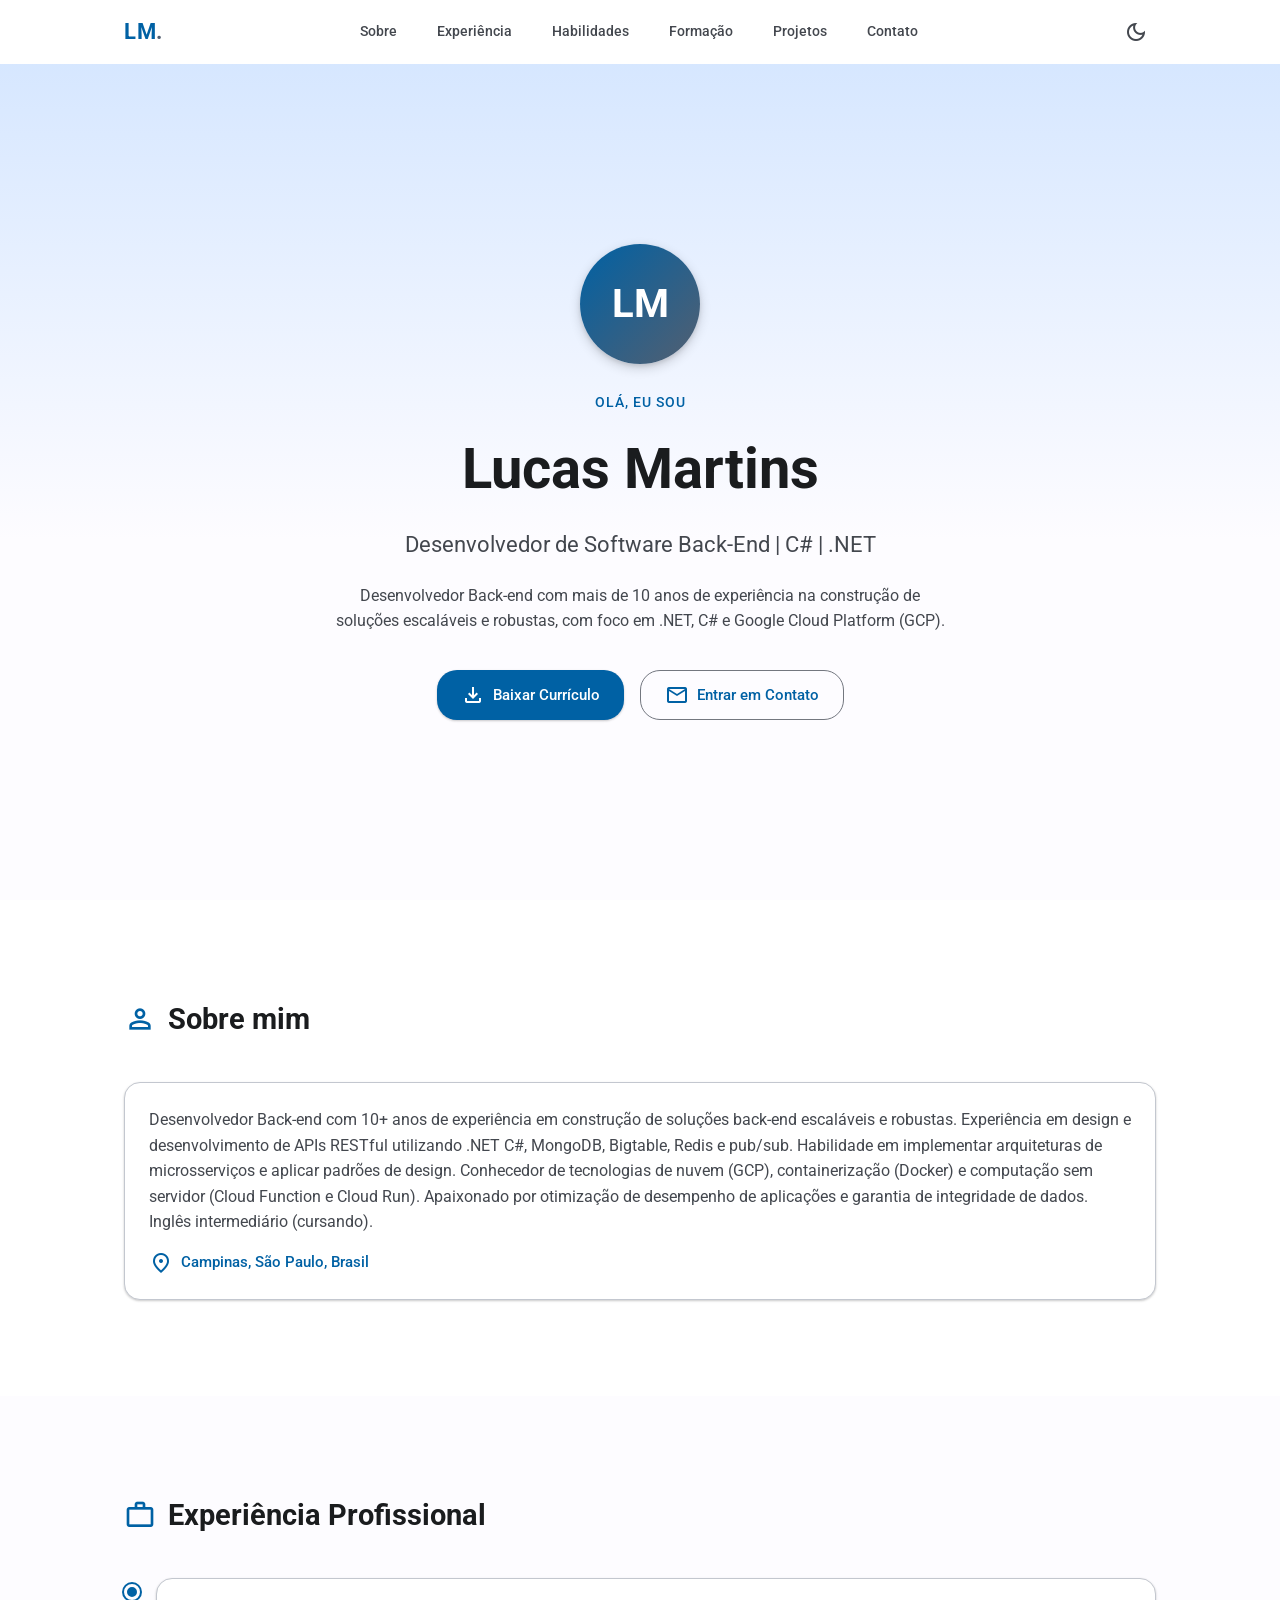
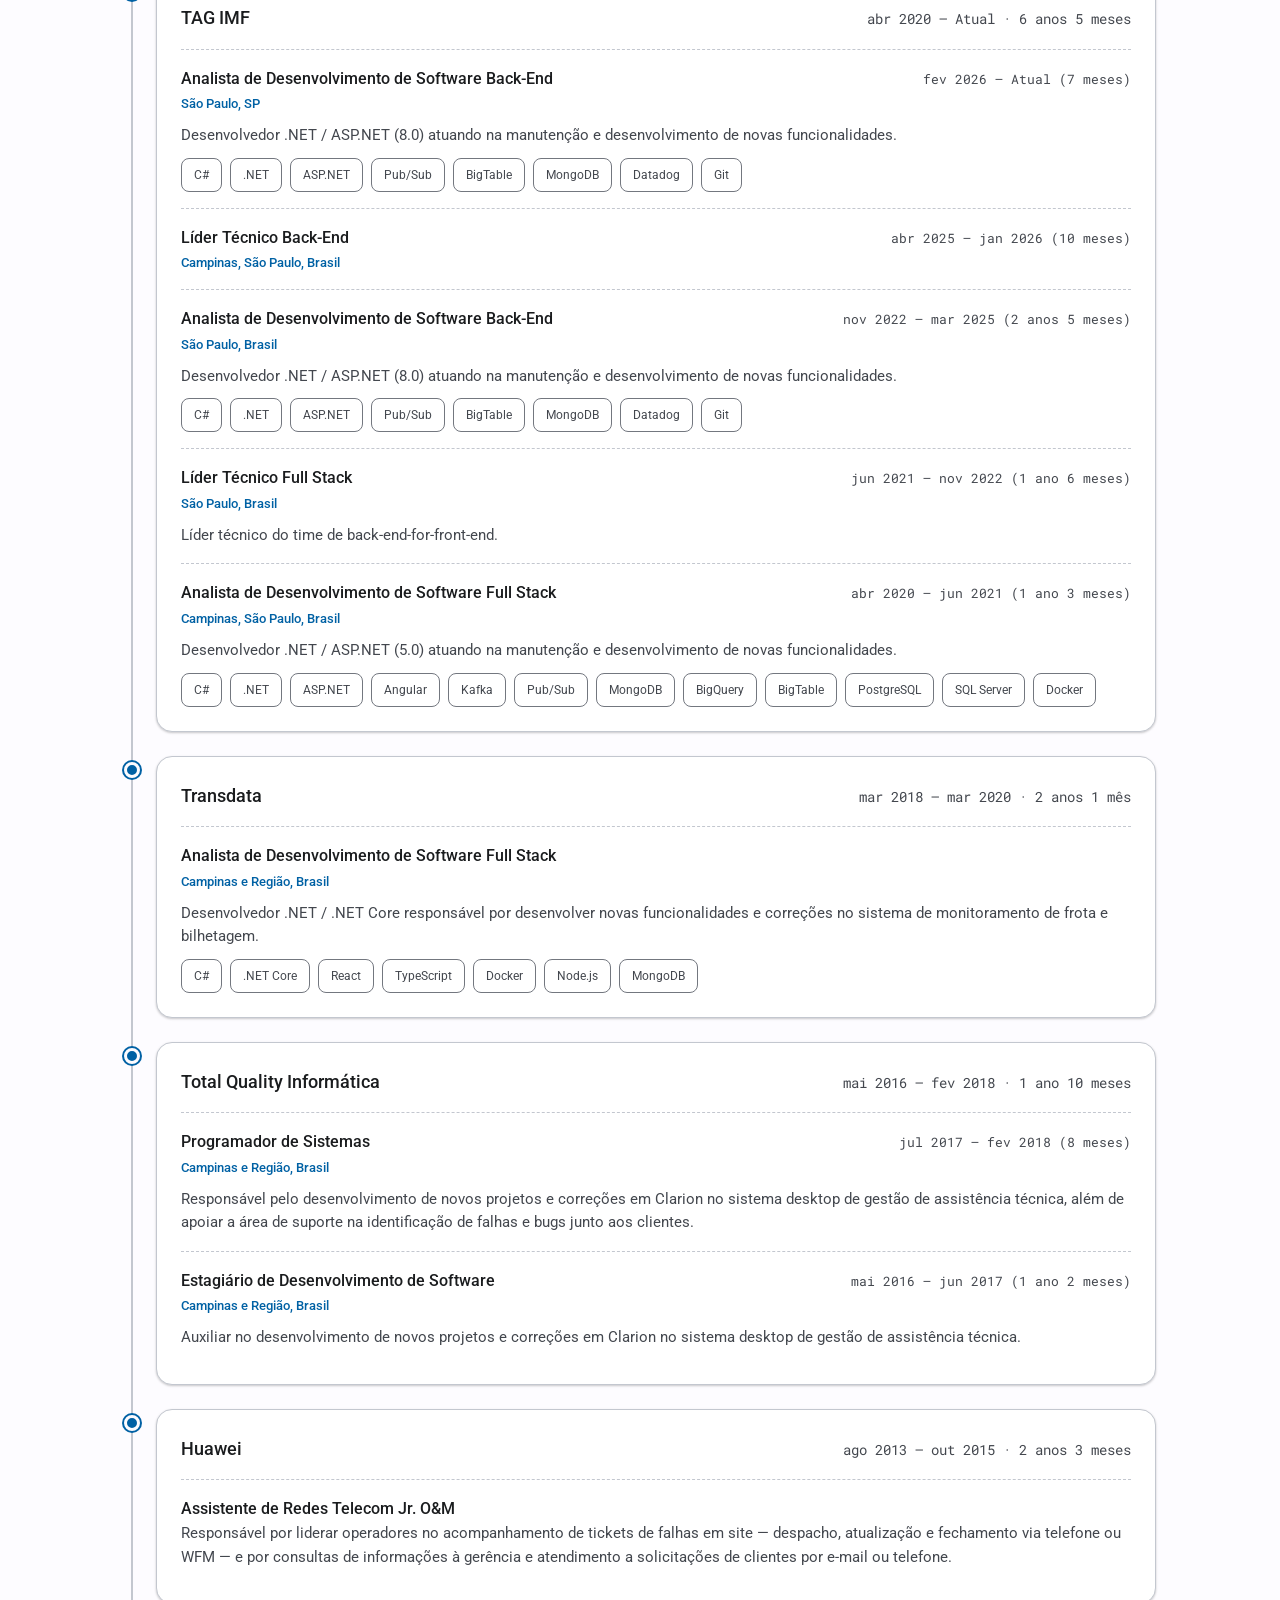
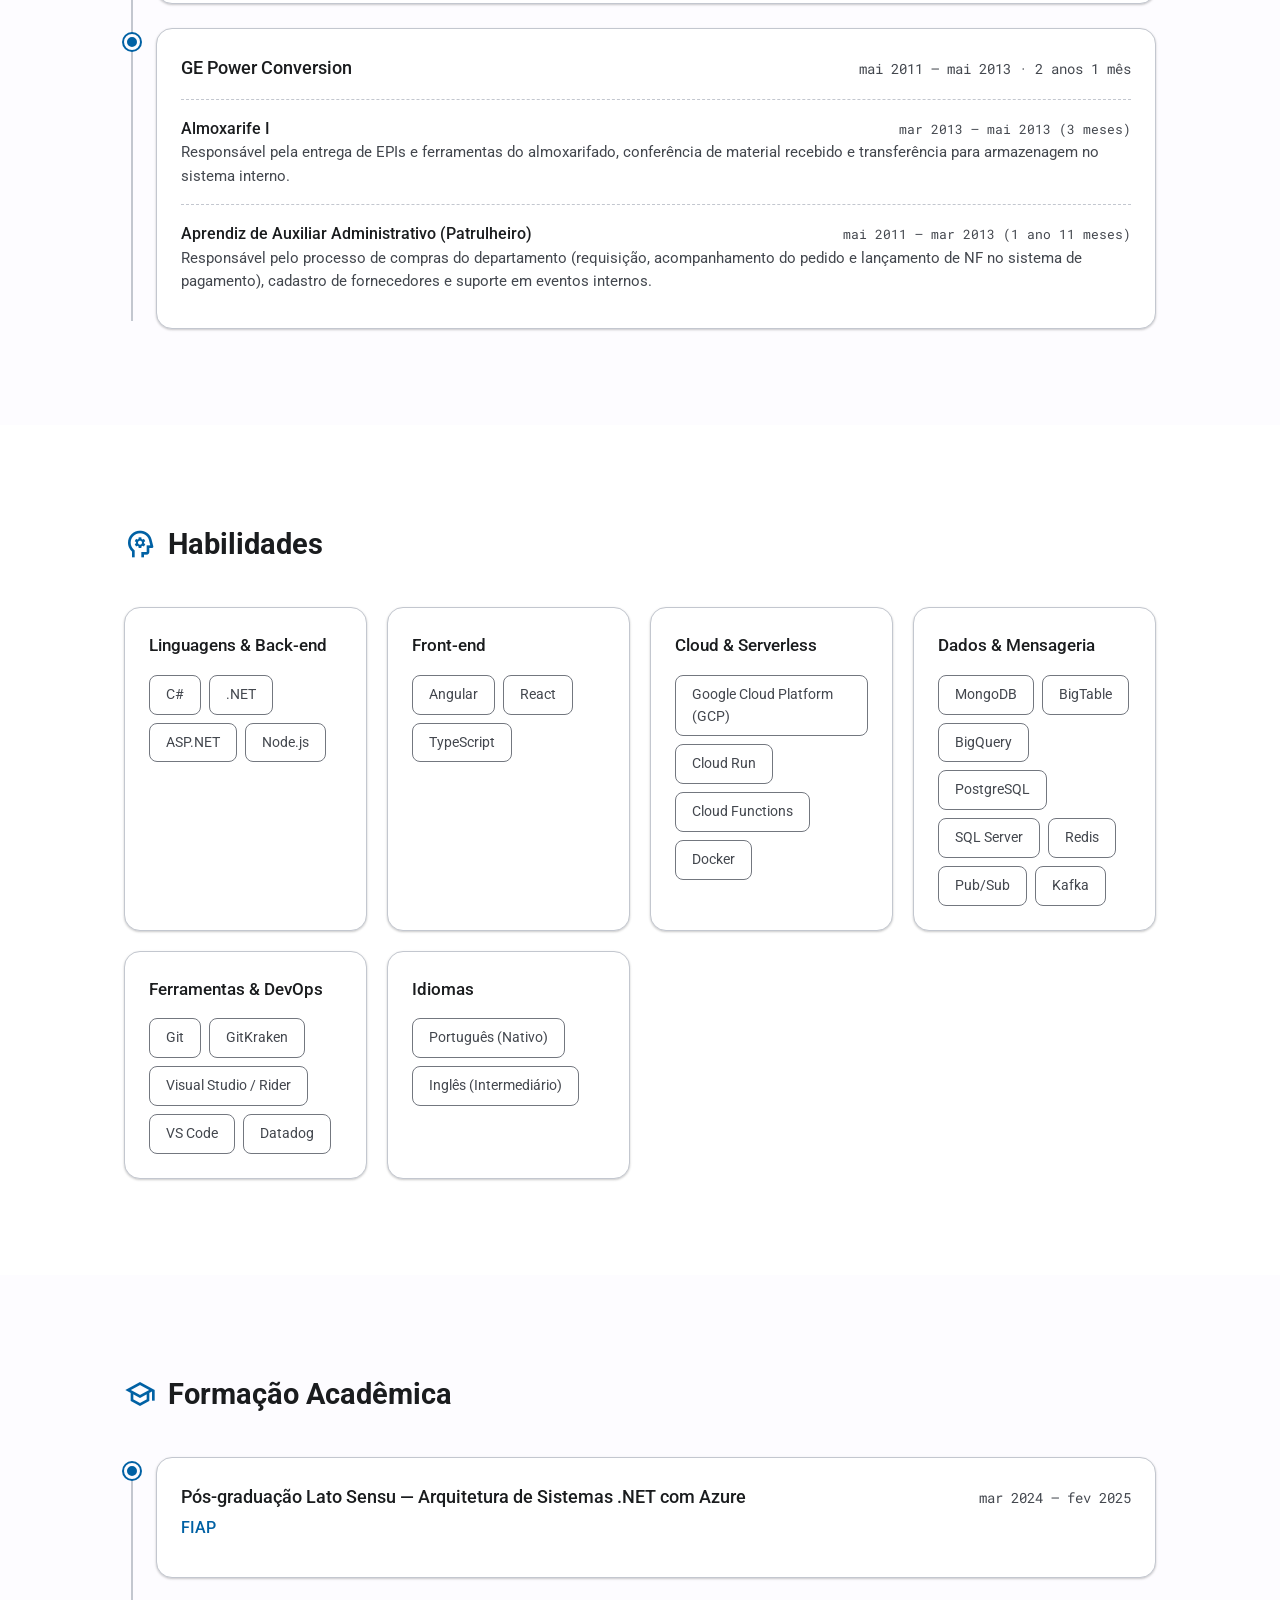
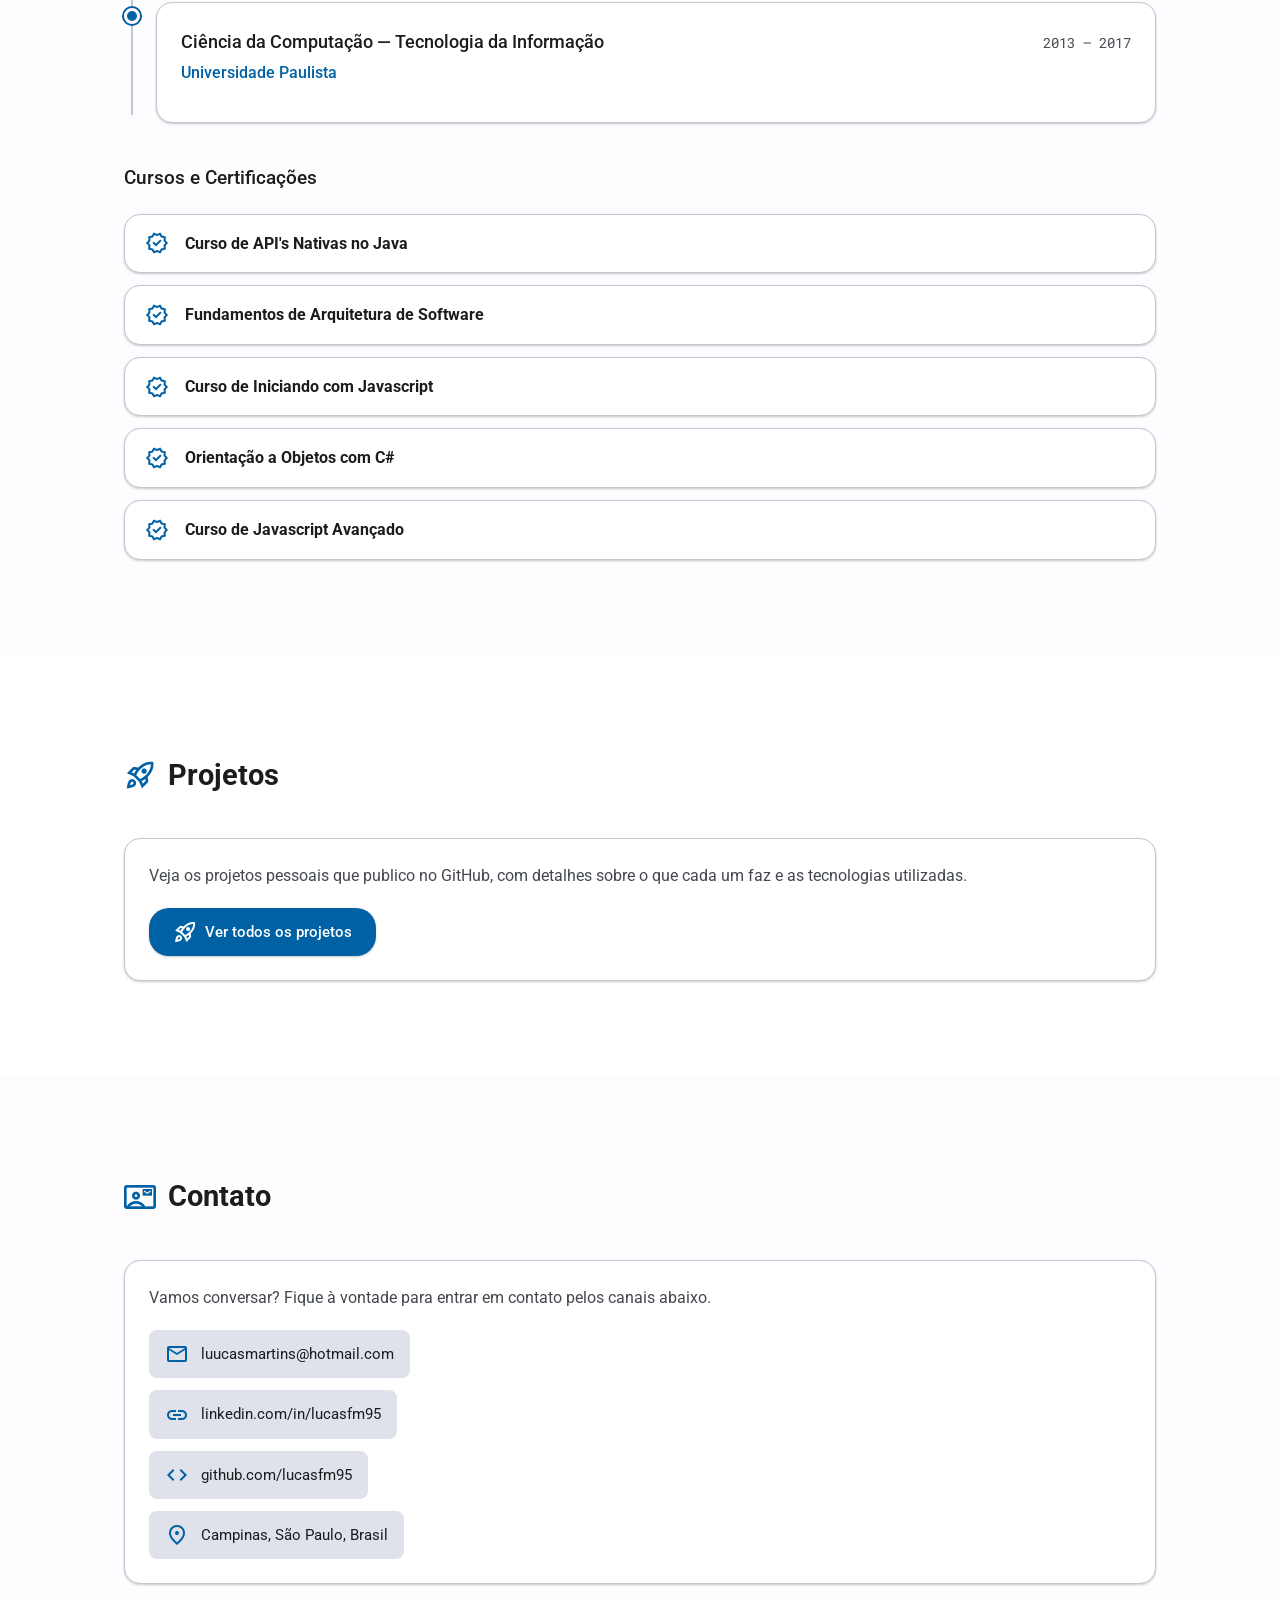
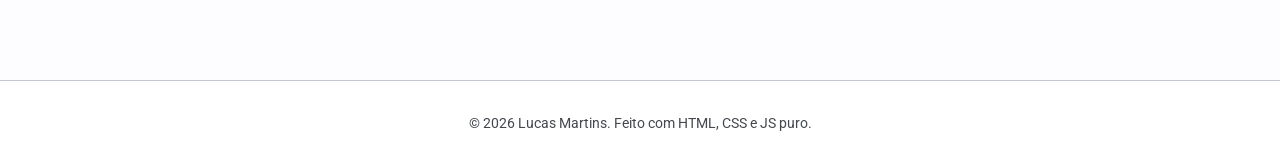
<file: index.html>
<!DOCTYPE html>
<html lang="pt-BR">
<head>
  <meta charset="UTF-8">
  <meta name="viewport" content="width=device-width, initial-scale=1.0">
  <title>Lucas Martins — Portfólio</title>
  <meta name="description" content="Portfólio profissional de Lucas Martins — Desenvolvedor de Software Back-End especializado em C#, .NET e Google Cloud Platform.">
  <meta name="theme-color" content="#0061A4">

  <link rel="icon" href="data:image/svg+xml,%3Csvg xmlns='http://www.w3.org/2000/svg' viewBox='0 0 100 100'%3E%3Crect width='100' height='100' rx='24' fill='%230061A4'/%3E%3Ctext x='50' y='68' font-size='58' font-family='Arial, sans-serif' fill='white' text-anchor='middle'%3ELM%3C/text%3E%3C/svg%3E">

  <link rel="preconnect" href="https://fonts.googleapis.com">
  <link rel="preconnect" href="https://fonts.gstatic.com" crossorigin>
  <link href="https://fonts.googleapis.com/css2?family=Roboto:wght@300;400;500;700&family=Roboto+Mono:wght@400;500&display=swap" rel="stylesheet">
  <link rel="stylesheet" href="https://fonts.googleapis.com/css2?family=Material+Symbols+Outlined">

  <link rel="stylesheet" href="css/style.css">
</head>
<body>

  <!-- Header / Navegação -->
  <header class="site-header" id="site-header">
    <div class="container header-inner">
      <a href="#hero" class="logo">LM<span class="logo-dot">.</span></a>

      <nav class="nav" id="nav">
        <ul class="nav-list">
          <li><a href="#sobre" class="nav-link">Sobre</a></li>
          <li><a href="#experiencia" class="nav-link">Experiência</a></li>
          <li><a href="#habilidades" class="nav-link">Habilidades</a></li>
          <li><a href="#formacao" class="nav-link">Formação</a></li>
          <li><a href="projetos.html" class="nav-link">Projetos</a></li>
          <li><a href="#contato" class="nav-link">Contato</a></li>
        </ul>
      </nav>

      <div class="header-actions">
        <button class="icon-btn" id="theme-toggle" aria-label="Alternar tema claro/escuro" title="Alternar tema">
          <span class="material-symbols-outlined" id="theme-icon">dark_mode</span>
        </button>
        <button class="icon-btn nav-toggle" id="nav-toggle" aria-label="Abrir menu" aria-expanded="false">
          <span class="material-symbols-outlined">menu</span>
        </button>
      </div>
    </div>
  </header>

  <main>

    <!-- Hero / Sobre -->
    <section id="hero" class="hero reveal">
      <div class="container hero-inner">
        <div class="avatar-circle" aria-hidden="true">LM</div>
        <p class="hero-eyebrow">Olá, eu sou</p>
        <h1 class="hero-name">Lucas Martins</h1>
        <h2 class="hero-role">Desenvolvedor de Software Back-End | C# | .NET</h2>
        <p class="hero-summary">
          Desenvolvedor Back-end com mais de 10 anos de experiência na construção de
          soluções escaláveis e robustas, com foco em .NET, C# e Google Cloud Platform (GCP).
        </p>
        <div class="hero-actions">
          <a href="assets/docs/curriculo.pdf" class="btn btn-filled" download>
            <span class="material-symbols-outlined">download</span>
            Baixar Currículo
          </a>
          <a href="#contato" class="btn btn-outlined">
            <span class="material-symbols-outlined">mail</span>
            Entrar em Contato
          </a>
        </div>
      </div>
    </section>

    <!-- Sobre mim -->
    <section id="sobre" class="section reveal">
      <div class="container">
        <h2 class="section-title">
          <span class="material-symbols-outlined section-icon">person</span>
          Sobre mim
        </h2>
        <div class="card about-card">
          <p>
            Desenvolvedor Back-end com 10+ anos de experiência em construção de soluções
            back-end escaláveis e robustas. Experiência em design e desenvolvimento de APIs
            RESTful utilizando .NET C#, MongoDB, Bigtable, Redis e pub/sub. Habilidade em
            implementar arquiteturas de microsserviços e aplicar padrões de design.
            Conhecedor de tecnologias de nuvem (GCP), containerização (Docker) e computação
            sem servidor (Cloud Function e Cloud Run). Apaixonado por otimização de
            desempenho de aplicações e garantia de integridade de dados. Inglês
            intermediário (cursando).
          </p>
          <p class="about-location">
            <span class="material-symbols-outlined">location_on</span>
            Campinas, São Paulo, Brasil
          </p>
        </div>
      </div>
    </section>

    <!-- Experiência Profissional -->
    <section id="experiencia" class="section reveal">
      <div class="container">
        <h2 class="section-title">
          <span class="material-symbols-outlined section-icon">work</span>
          Experiência Profissional
        </h2>

        <ol class="timeline">

          <!-- TAG IMF -->
          <li class="timeline-item">
            <div class="timeline-marker"></div>
            <div class="card timeline-card">
              <div class="timeline-card-header">
                <h3>TAG IMF</h3>
                <span class="timeline-period">abr 2020 — Atual · 6 anos 5 meses</span>
              </div>

              <div class="role-block">
                <div class="role-header">
                  <h4>Analista de Desenvolvimento de Software Back-End</h4>
                  <span class="role-period">fev 2026 — Atual (7 meses)</span>
                </div>
                <span class="role-location">São Paulo, SP</span>
                <p class="role-desc">
                  Desenvolvedor .NET / ASP.NET (8.0) atuando na manutenção e desenvolvimento
                  de novas funcionalidades.
                </p>
                <div class="chip-group">
                  <span class="chip chip-small">C#</span>
                  <span class="chip chip-small">.NET</span>
                  <span class="chip chip-small">ASP.NET</span>
                  <span class="chip chip-small">Pub/Sub</span>
                  <span class="chip chip-small">BigTable</span>
                  <span class="chip chip-small">MongoDB</span>
                  <span class="chip chip-small">Datadog</span>
                  <span class="chip chip-small">Git</span>
                </div>
              </div>

              <div class="role-block">
                <div class="role-header">
                  <h4>Líder Técnico Back-End</h4>
                  <span class="role-period">abr 2025 — jan 2026 (10 meses)</span>
                </div>
                <span class="role-location">Campinas, São Paulo, Brasil</span>
              </div>

              <div class="role-block">
                <div class="role-header">
                  <h4>Analista de Desenvolvimento de Software Back-End</h4>
                  <span class="role-period">nov 2022 — mar 2025 (2 anos 5 meses)</span>
                </div>
                <span class="role-location">São Paulo, Brasil</span>
                <p class="role-desc">
                  Desenvolvedor .NET / ASP.NET (8.0) atuando na manutenção e desenvolvimento
                  de novas funcionalidades.
                </p>
                <div class="chip-group">
                  <span class="chip chip-small">C#</span>
                  <span class="chip chip-small">.NET</span>
                  <span class="chip chip-small">ASP.NET</span>
                  <span class="chip chip-small">Pub/Sub</span>
                  <span class="chip chip-small">BigTable</span>
                  <span class="chip chip-small">MongoDB</span>
                  <span class="chip chip-small">Datadog</span>
                  <span class="chip chip-small">Git</span>
                </div>
              </div>

              <div class="role-block">
                <div class="role-header">
                  <h4>Líder Técnico Full Stack</h4>
                  <span class="role-period">jun 2021 — nov 2022 (1 ano 6 meses)</span>
                </div>
                <span class="role-location">São Paulo, Brasil</span>
                <p class="role-desc">Líder técnico do time de back-end-for-front-end.</p>
              </div>

              <div class="role-block">
                <div class="role-header">
                  <h4>Analista de Desenvolvimento de Software Full Stack</h4>
                  <span class="role-period">abr 2020 — jun 2021 (1 ano 3 meses)</span>
                </div>
                <span class="role-location">Campinas, São Paulo, Brasil</span>
                <p class="role-desc">
                  Desenvolvedor .NET / ASP.NET (5.0) atuando na manutenção e desenvolvimento
                  de novas funcionalidades.
                </p>
                <div class="chip-group">
                  <span class="chip chip-small">C#</span>
                  <span class="chip chip-small">.NET</span>
                  <span class="chip chip-small">ASP.NET</span>
                  <span class="chip chip-small">Angular</span>
                  <span class="chip chip-small">Kafka</span>
                  <span class="chip chip-small">Pub/Sub</span>
                  <span class="chip chip-small">MongoDB</span>
                  <span class="chip chip-small">BigQuery</span>
                  <span class="chip chip-small">BigTable</span>
                  <span class="chip chip-small">PostgreSQL</span>
                  <span class="chip chip-small">SQL Server</span>
                  <span class="chip chip-small">Docker</span>
                </div>
              </div>
            </div>
          </li>

          <!-- Transdata -->
          <li class="timeline-item">
            <div class="timeline-marker"></div>
            <div class="card timeline-card">
              <div class="timeline-card-header">
                <h3>Transdata</h3>
                <span class="timeline-period">mar 2018 — mar 2020 · 2 anos 1 mês</span>
              </div>

              <div class="role-block">
                <div class="role-header">
                  <h4>Analista de Desenvolvimento de Software Full Stack</h4>
                </div>
                <span class="role-location">Campinas e Região, Brasil</span>
                <p class="role-desc">
                  Desenvolvedor .NET / .NET Core responsável por desenvolver novas
                  funcionalidades e correções no sistema de monitoramento de frota e
                  bilhetagem.
                </p>
                <div class="chip-group">
                  <span class="chip chip-small">C#</span>
                  <span class="chip chip-small">.NET Core</span>
                  <span class="chip chip-small">React</span>
                  <span class="chip chip-small">TypeScript</span>
                  <span class="chip chip-small">Docker</span>
                  <span class="chip chip-small">Node.js</span>
                  <span class="chip chip-small">MongoDB</span>
                </div>
              </div>
            </div>
          </li>

          <!-- Total Quality Informática -->
          <li class="timeline-item">
            <div class="timeline-marker"></div>
            <div class="card timeline-card">
              <div class="timeline-card-header">
                <h3>Total Quality Informática</h3>
                <span class="timeline-period">mai 2016 — fev 2018 · 1 ano 10 meses</span>
              </div>

              <div class="role-block">
                <div class="role-header">
                  <h4>Programador de Sistemas</h4>
                  <span class="role-period">jul 2017 — fev 2018 (8 meses)</span>
                </div>
                <span class="role-location">Campinas e Região, Brasil</span>
                <p class="role-desc">
                  Responsável pelo desenvolvimento de novos projetos e correções em Clarion
                  no sistema desktop de gestão de assistência técnica, além de apoiar a área
                  de suporte na identificação de falhas e bugs junto aos clientes.
                </p>
              </div>

              <div class="role-block">
                <div class="role-header">
                  <h4>Estagiário de Desenvolvimento de Software</h4>
                  <span class="role-period">mai 2016 — jun 2017 (1 ano 2 meses)</span>
                </div>
                <span class="role-location">Campinas e Região, Brasil</span>
                <p class="role-desc">
                  Auxiliar no desenvolvimento de novos projetos e correções em Clarion no
                  sistema desktop de gestão de assistência técnica.
                </p>
              </div>
            </div>
          </li>

          <!-- Huawei -->
          <li class="timeline-item">
            <div class="timeline-marker"></div>
            <div class="card timeline-card">
              <div class="timeline-card-header">
                <h3>Huawei</h3>
                <span class="timeline-period">ago 2013 — out 2015 · 2 anos 3 meses</span>
              </div>

              <div class="role-block">
                <div class="role-header">
                  <h4>Assistente de Redes Telecom Jr. O&amp;M</h4>
                </div>
                <p class="role-desc">
                  Responsável por liderar operadores no acompanhamento de tickets de falhas
                  em site — despacho, atualização e fechamento via telefone ou WFM — e por
                  consultas de informações à gerência e atendimento a solicitações de
                  clientes por e-mail ou telefone.
                </p>
              </div>
            </div>
          </li>

          <!-- GE Power Conversion -->
          <li class="timeline-item">
            <div class="timeline-marker"></div>
            <div class="card timeline-card">
              <div class="timeline-card-header">
                <h3>GE Power Conversion</h3>
                <span class="timeline-period">mai 2011 — mai 2013 · 2 anos 1 mês</span>
              </div>

              <div class="role-block">
                <div class="role-header">
                  <h4>Almoxarife I</h4>
                  <span class="role-period">mar 2013 — mai 2013 (3 meses)</span>
                </div>
                <p class="role-desc">
                  Responsável pela entrega de EPIs e ferramentas do almoxarifado, conferência
                  de material recebido e transferência para armazenagem no sistema interno.
                </p>
              </div>

              <div class="role-block">
                <div class="role-header">
                  <h4>Aprendiz de Auxiliar Administrativo (Patrulheiro)</h4>
                  <span class="role-period">mai 2011 — mar 2013 (1 ano 11 meses)</span>
                </div>
                <p class="role-desc">
                  Responsável pelo processo de compras do departamento (requisição,
                  acompanhamento do pedido e lançamento de NF no sistema de pagamento),
                  cadastro de fornecedores e suporte em eventos internos.
                </p>
              </div>
            </div>
          </li>

        </ol>
      </div>
    </section>

    <!-- Habilidades -->
    <section id="habilidades" class="section reveal">
      <div class="container">
        <h2 class="section-title">
          <span class="material-symbols-outlined section-icon">psychology</span>
          Habilidades
        </h2>

        <div class="skills-grid">
          <div class="card skill-block">
            <h3>Linguagens &amp; Back-end</h3>
            <div class="chip-group">
              <span class="chip">C#</span>
              <span class="chip">.NET</span>
              <span class="chip">ASP.NET</span>
              <span class="chip">Node.js</span>
            </div>
          </div>

          <div class="card skill-block">
            <h3>Front-end</h3>
            <div class="chip-group">
              <span class="chip">Angular</span>
              <span class="chip">React</span>
              <span class="chip">TypeScript</span>
            </div>
          </div>

          <div class="card skill-block">
            <h3>Cloud &amp; Serverless</h3>
            <div class="chip-group">
              <span class="chip">Google Cloud Platform (GCP)</span>
              <span class="chip">Cloud Run</span>
              <span class="chip">Cloud Functions</span>
              <span class="chip">Docker</span>
            </div>
          </div>

          <div class="card skill-block">
            <h3>Dados &amp; Mensageria</h3>
            <div class="chip-group">
              <span class="chip">MongoDB</span>
              <span class="chip">BigTable</span>
              <span class="chip">BigQuery</span>
              <span class="chip">PostgreSQL</span>
              <span class="chip">SQL Server</span>
              <span class="chip">Redis</span>
              <span class="chip">Pub/Sub</span>
              <span class="chip">Kafka</span>
            </div>
          </div>

          <div class="card skill-block">
            <h3>Ferramentas &amp; DevOps</h3>
            <div class="chip-group">
              <span class="chip">Git</span>
              <span class="chip">GitKraken</span>
              <span class="chip">Visual Studio / Rider</span>
              <span class="chip">VS Code</span>
              <span class="chip">Datadog</span>
            </div>
          </div>

          <div class="card skill-block">
            <h3>Idiomas</h3>
            <div class="chip-group">
              <span class="chip">Português (Nativo)</span>
              <span class="chip">Inglês (Intermediário)</span>
            </div>
          </div>
        </div>
      </div>
    </section>

    <!-- Formação -->
    <section id="formacao" class="section reveal">
      <div class="container">
        <h2 class="section-title">
          <span class="material-symbols-outlined section-icon">school</span>
          Formação Acadêmica
        </h2>

        <ol class="timeline">
          <li class="timeline-item">
            <div class="timeline-marker"></div>
            <div class="card timeline-card">
              <div class="timeline-card-header">
                <h3>Pós-graduação Lato Sensu — Arquitetura de Sistemas .NET com Azure</h3>
                <span class="timeline-period">mar 2024 — fev 2025</span>
              </div>
              <p class="timeline-company">FIAP</p>
            </div>
          </li>

          <li class="timeline-item">
            <div class="timeline-marker"></div>
            <div class="card timeline-card">
              <div class="timeline-card-header">
                <h3>Ciência da Computação — Tecnologia da Informação</h3>
                <span class="timeline-period">2013 — 2017</span>
              </div>
              <p class="timeline-company">Universidade Paulista</p>
            </div>
          </li>
        </ol>

        <h3 class="subsection-title">Cursos e Certificações</h3>
        <ul class="cert-list">
          <li class="card cert-item">
            <span class="material-symbols-outlined">verified</span>
            <strong>Curso de API's Nativas no Java</strong>
          </li>
          <li class="card cert-item">
            <span class="material-symbols-outlined">verified</span>
            <strong>Fundamentos de Arquitetura de Software</strong>
          </li>
          <li class="card cert-item">
            <span class="material-symbols-outlined">verified</span>
            <strong>Curso de Iniciando com Javascript</strong>
          </li>
          <li class="card cert-item">
            <span class="material-symbols-outlined">verified</span>
            <strong>Orientação a Objetos com C#</strong>
          </li>
          <li class="card cert-item">
            <span class="material-symbols-outlined">verified</span>
            <strong>Curso de Javascript Avançado</strong>
          </li>
        </ul>
      </div>
    </section>

    <!-- Projetos -->
    <section id="projetos" class="section reveal">
      <div class="container">
        <h2 class="section-title">
          <span class="material-symbols-outlined section-icon">rocket_launch</span>
          Projetos
        </h2>

        <div class="card about-card projects-cta">
          <p>
            Veja os projetos pessoais que publico no GitHub, com detalhes sobre
            o que cada um faz e as tecnologias utilizadas.
          </p>
          <a href="projetos.html" class="btn btn-filled">
            <span class="material-symbols-outlined">rocket_launch</span>
            Ver todos os projetos
          </a>
        </div>
      </div>
    </section>

    <!-- Contato -->
    <section id="contato" class="section reveal">
      <div class="container">
        <h2 class="section-title">
          <span class="material-symbols-outlined section-icon">contact_mail</span>
          Contato
        </h2>

        <div class="card contact-card">
          <p>Vamos conversar? Fique à vontade para entrar em contato pelos canais abaixo.</p>
          <div class="contact-links">
            <a href="mailto:luucasmartins@hotmail.com" class="contact-link">
              <span class="material-symbols-outlined">mail</span>
              luucasmartins@hotmail.com
            </a>
            <a href="https://www.linkedin.com/in/lucasfm95" class="contact-link" target="_blank" rel="noopener">
              <span class="material-symbols-outlined">link</span>
              linkedin.com/in/lucasfm95
            </a>
            <a href="https://github.com/lucasfm95" class="contact-link" target="_blank" rel="noopener">
              <span class="material-symbols-outlined">code</span>
              github.com/lucasfm95
            </a>
            <div class="contact-link">
              <span class="material-symbols-outlined">location_on</span>
              Campinas, São Paulo, Brasil
            </div>
          </div>
        </div>
      </div>
    </section>

  </main>

  <footer class="site-footer">
    <div class="container footer-inner">
      <p>&copy; <span id="year"></span> Lucas Martins. Feito com HTML, CSS e JS puro.</p>
    </div>
  </footer>

  <button class="fab" id="back-to-top" aria-label="Voltar ao topo">
    <span class="material-symbols-outlined">arrow_upward</span>
  </button>

  <script src="js/script.js"></script>
</body>
</html>
</file>
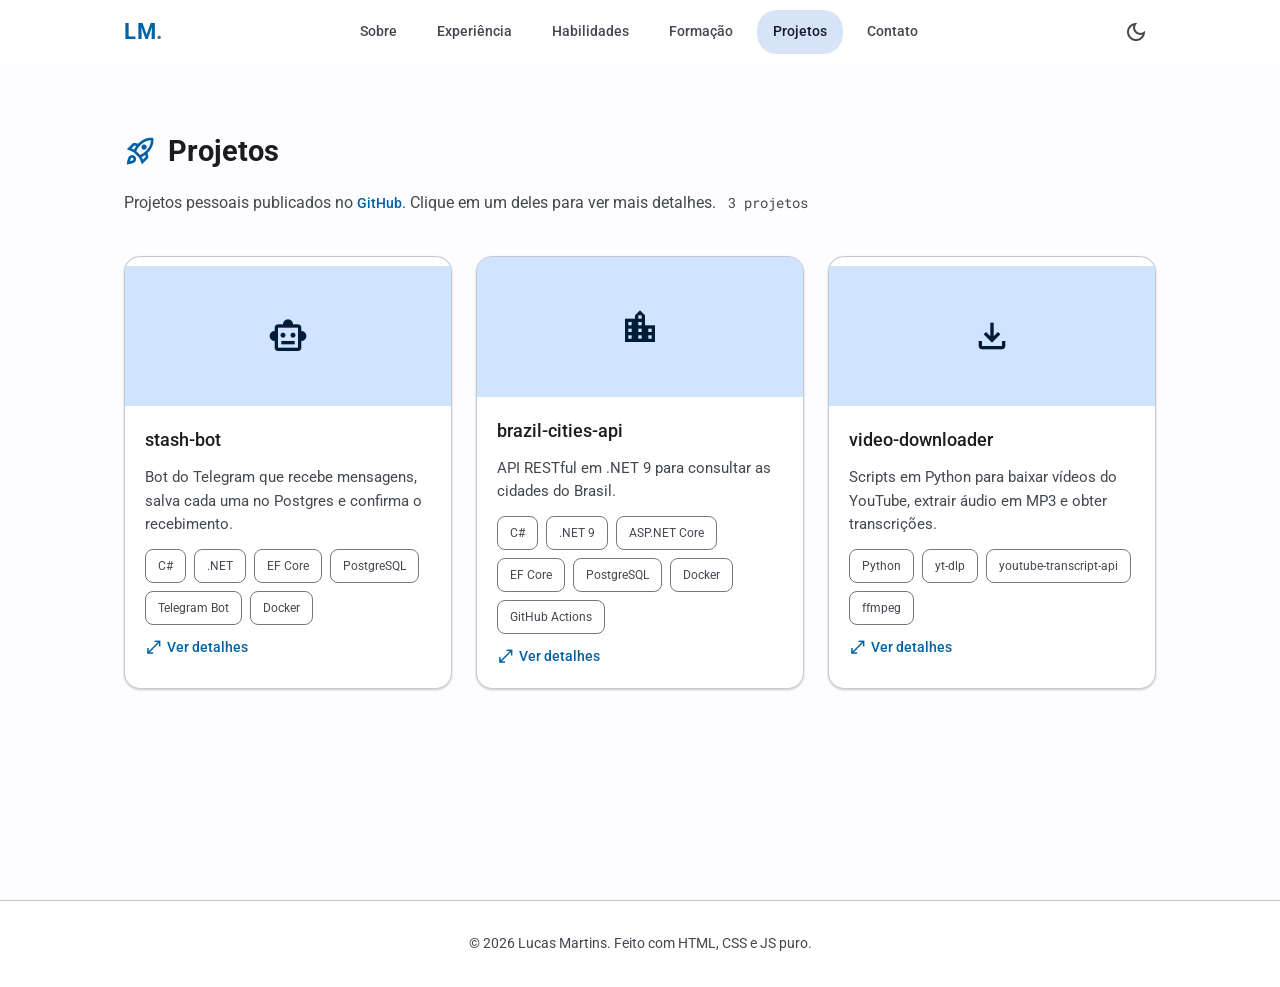
<file: projetos.html>
<!DOCTYPE html>
<html lang="pt-BR">
<head>
  <meta charset="UTF-8">
  <meta name="viewport" content="width=device-width, initial-scale=1.0">
  <title>Projetos — Lucas Martins</title>
  <meta name="description" content="Projetos de Lucas Martins — Desenvolvedor de Software Back-End especializado em C#, .NET e Google Cloud Platform.">
  <meta name="theme-color" content="#0061A4">

  <link rel="icon" href="data:image/svg+xml,%3Csvg xmlns='http://www.w3.org/2000/svg' viewBox='0 0 100 100'%3E%3Crect width='100' height='100' rx='24' fill='%230061A4'/%3E%3Ctext x='50' y='68' font-size='58' font-family='Arial, sans-serif' fill='white' text-anchor='middle'%3ELM%3C/text%3E%3C/svg%3E">

  <link rel="preconnect" href="https://fonts.googleapis.com">
  <link rel="preconnect" href="https://fonts.gstatic.com" crossorigin>
  <link href="https://fonts.googleapis.com/css2?family=Roboto:wght@300;400;500;700&family=Roboto+Mono:wght@400;500&display=swap" rel="stylesheet">
  <link rel="stylesheet" href="https://fonts.googleapis.com/css2?family=Material+Symbols+Outlined">

  <link rel="stylesheet" href="css/style.css">
</head>
<body>

  <header class="site-header" id="site-header">
    <div class="container header-inner">
      <a href="index.html#hero" class="logo">LM<span class="logo-dot">.</span></a>

      <nav class="nav" id="nav">
        <ul class="nav-list">
          <li><a href="index.html#sobre" class="nav-link">Sobre</a></li>
          <li><a href="index.html#experiencia" class="nav-link">Experiência</a></li>
          <li><a href="index.html#habilidades" class="nav-link">Habilidades</a></li>
          <li><a href="index.html#formacao" class="nav-link">Formação</a></li>
          <li><a href="projetos.html" class="nav-link active" aria-current="page">Projetos</a></li>
          <li><a href="index.html#contato" class="nav-link">Contato</a></li>
        </ul>
      </nav>

      <div class="header-actions">
        <button class="icon-btn" id="theme-toggle" aria-label="Alternar tema claro/escuro" title="Alternar tema">
          <span class="material-symbols-outlined" id="theme-icon">dark_mode</span>
        </button>
        <button class="icon-btn nav-toggle" id="nav-toggle" aria-label="Abrir menu" aria-expanded="false">
          <span class="material-symbols-outlined">menu</span>
        </button>
      </div>
    </div>
  </header>

  <main>
    <section id="projetos" class="section page-section reveal">
      <div class="container">
        <h1 class="section-title">
          <span class="material-symbols-outlined section-icon">rocket_launch</span>
          Projetos
        </h1>
        <p class="page-lead">
          Projetos pessoais publicados no
          <a href="https://github.com/lucasfm95" class="text-link" target="_blank" rel="noopener">GitHub</a>.
          Clique em um deles para ver mais detalhes.
          <span class="page-count" id="projects-count"></span>
        </p>

        <ul class="projects-grid" id="projects-list"></ul>
      </div>
    </section>
  </main>

  <dialog class="modal" id="project-modal" aria-labelledby="modal-title">
    <div class="modal-header">
      <span class="modal-icon" aria-hidden="true">
        <span class="material-symbols-outlined" id="modal-icon">code</span>
      </span>
      <h2 id="modal-title"></h2>
      <button class="icon-btn" id="modal-close" type="button" aria-label="Fechar">
        <span class="material-symbols-outlined">close</span>
      </button>
    </div>

    <div class="modal-body">
      <p id="modal-desc"></p>

      <div id="modal-features-wrap">
        <h3 class="modal-subtitle">Destaques</h3>
        <ul class="timeline-list" id="modal-features"></ul>
      </div>

      <div>
        <h3 class="modal-subtitle">Tecnologias</h3>
        <div class="chip-group" id="modal-stack"></div>
      </div>
    </div>

    <div class="modal-actions" id="modal-links"></div>
  </dialog>

  <footer class="site-footer">
    <div class="container footer-inner">
      <p>&copy; <span id="year"></span> Lucas Martins. Feito com HTML, CSS e JS puro.</p>
    </div>
  </footer>

  <button class="fab" id="back-to-top" aria-label="Voltar ao topo">
    <span class="material-symbols-outlined">arrow_upward</span>
  </button>

  <script src="js/script.js"></script>
  <script src="js/projects.js"></script>
  <script src="js/projects-page.js"></script>
</body>
</html>
</file>
<file: css/style.css>
/* ==========================================================================
   Design tokens — baseado no Material Design 3 (Google)
   ========================================================================== */
:root {
  --md-primary: #0061A4;
  --md-on-primary: #FFFFFF;
  --md-primary-container: #D1E4FF;
  --md-on-primary-container: #001D36;

  --md-secondary: #535F70;
  --md-secondary-container: #D7E3F7;
  --md-on-secondary-container: #101C2B;

  --md-background: #FDFCFF;
  --md-on-background: #1A1C1E;

  --md-surface: #FFFFFF;
  --md-surface-variant: #DFE2EB;
  --md-on-surface: #1A1C1E;
  --md-on-surface-variant: #43474E;

  --md-outline: #73777F;
  --md-outline-variant: #C3C7CF;

  --md-error: #BA1A1A;

  --elevation-1: 0 1px 2px rgba(0,0,0,0.12), 0 1px 3px rgba(0,0,0,0.10);
  --elevation-2: 0 2px 6px rgba(0,0,0,0.14), 0 1px 2px rgba(0,0,0,0.10);
  --elevation-3: 0 4px 12px rgba(0,0,0,0.16), 0 2px 4px rgba(0,0,0,0.10);

  --font-body: 'Roboto', system-ui, sans-serif;
  --font-mono: 'Roboto Mono', 'Courier New', monospace;

  --radius-sm: 8px;
  --radius-md: 16px;
  --radius-lg: 28px;

  --header-height: 64px;
  --transition-fast: 150ms ease;
  --transition-normal: 250ms ease;
}

:root[data-theme="dark"] {
  --md-primary: #9ECAFF;
  --md-on-primary: #003258;
  --md-primary-container: #00497D;
  --md-on-primary-container: #D1E4FF;

  --md-secondary: #BBC7DB;
  --md-secondary-container: #3B4858;
  --md-on-secondary-container: #D7E3F7;

  --md-background: #1A1C1E;
  --md-on-background: #E2E2E6;

  --md-surface: #121316;
  --md-surface-variant: #43474E;
  --md-on-surface: #E2E2E6;
  --md-on-surface-variant: #C3C7CF;

  --md-outline: #8D9199;
  --md-outline-variant: #43474E;

  --md-error: #FFB4AB;

  --elevation-1: 0 1px 2px rgba(0,0,0,0.4), 0 1px 3px rgba(0,0,0,0.3);
  --elevation-2: 0 2px 6px rgba(0,0,0,0.45), 0 1px 2px rgba(0,0,0,0.3);
  --elevation-3: 0 4px 14px rgba(0,0,0,0.5), 0 2px 4px rgba(0,0,0,0.3);
}

@media (prefers-color-scheme: dark) {
  :root:not([data-theme="light"]) {
    --md-primary: #9ECAFF;
    --md-on-primary: #003258;
    --md-primary-container: #00497D;
    --md-on-primary-container: #D1E4FF;

    --md-secondary: #BBC7DB;
    --md-secondary-container: #3B4858;
    --md-on-secondary-container: #D7E3F7;

    --md-background: #1A1C1E;
    --md-on-background: #E2E2E6;

    --md-surface: #121316;
    --md-surface-variant: #43474E;
    --md-on-surface: #E2E2E6;
    --md-on-surface-variant: #C3C7CF;

    --md-outline: #8D9199;
    --md-outline-variant: #43474E;

    --md-error: #FFB4AB;

    --elevation-1: 0 1px 2px rgba(0,0,0,0.4), 0 1px 3px rgba(0,0,0,0.3);
    --elevation-2: 0 2px 6px rgba(0,0,0,0.45), 0 1px 2px rgba(0,0,0,0.3);
    --elevation-3: 0 4px 14px rgba(0,0,0,0.5), 0 2px 4px rgba(0,0,0,0.3);
  }
}

/* ==========================================================================
   Reset & base
   ========================================================================== */
* { box-sizing: border-box; margin: 0; padding: 0; }

html { scroll-behavior: smooth; }

body {
  font-family: var(--font-body);
  background: var(--md-background);
  color: var(--md-on-background);
  line-height: 1.6;
  -webkit-font-smoothing: antialiased;
  transition: background var(--transition-normal), color var(--transition-normal);
}

img { max-width: 100%; display: block; }

a { color: inherit; text-decoration: none; }

ul, ol { list-style: none; }

.container {
  width: 100%;
  max-width: 1080px;
  margin: 0 auto;
  padding: 0 24px;
}

.material-symbols-outlined {
  font-variation-settings: 'FILL' 0, 'wght' 400, 'GRAD' 0, 'opsz' 24;
  vertical-align: middle;
}

/* ==========================================================================
   Header
   ========================================================================== */
.site-header {
  position: fixed;
  top: 0; left: 0; right: 0;
  height: var(--header-height);
  display: flex;
  align-items: center;
  background: var(--md-surface);
  z-index: 100;
  transition: box-shadow var(--transition-normal), background var(--transition-normal);
}

.site-header.scrolled { box-shadow: var(--elevation-2); }

.header-inner {
  display: flex;
  align-items: center;
  justify-content: space-between;
  height: 100%;
}

.logo {
  font-size: 1.4rem;
  font-weight: 700;
  color: var(--md-primary);
  letter-spacing: 0.5px;
}

.logo-dot { color: var(--md-secondary); }

.nav-list {
  display: flex;
  gap: 8px;
}

.nav-link {
  display: inline-block;
  padding: 10px 16px;
  border-radius: 20px;
  font-size: 0.9rem;
  font-weight: 500;
  color: var(--md-on-surface-variant);
  transition: background var(--transition-fast), color var(--transition-fast);
}

.nav-link:hover { background: var(--md-surface-variant); color: var(--md-on-surface); }

.nav-link.active {
  background: var(--md-secondary-container);
  color: var(--md-on-secondary-container);
}

.header-actions {
  display: flex;
  align-items: center;
  gap: 4px;
}

.icon-btn {
  display: inline-flex;
  align-items: center;
  justify-content: center;
  width: 40px;
  height: 40px;
  border: none;
  border-radius: 50%;
  background: transparent;
  color: var(--md-on-surface-variant);
  cursor: pointer;
  transition: background var(--transition-fast);
}

.icon-btn:hover { background: var(--md-surface-variant); }

.nav-toggle { display: none; }

/* ==========================================================================
   Buttons (Material filled / outlined)
   ========================================================================== */
.btn {
  display: inline-flex;
  align-items: center;
  gap: 8px;
  padding: 12px 24px;
  border-radius: 20px;
  font-size: 0.95rem;
  font-weight: 500;
  cursor: pointer;
  border: none;
  position: relative;
  overflow: hidden;
  transition: box-shadow var(--transition-fast), transform var(--transition-fast);
}

.btn:active { transform: scale(0.98); }

.btn-filled {
  background: var(--md-primary);
  color: var(--md-on-primary);
  box-shadow: var(--elevation-1);
}

.btn-filled:hover { box-shadow: var(--elevation-2); }

.btn-outlined {
  background: transparent;
  color: var(--md-primary);
  border: 1px solid var(--md-outline);
}

.btn-outlined:hover { background: var(--md-primary-container); }

.ripple {
  position: absolute;
  border-radius: 50%;
  background: rgba(255,255,255,0.5);
  transform: scale(0);
  animation: ripple-anim 500ms ease-out;
  pointer-events: none;
}

@keyframes ripple-anim {
  to { transform: scale(3); opacity: 0; }
}

/* ==========================================================================
   Reveal on scroll
   ========================================================================== */
.reveal {
  opacity: 0;
  transform: translateY(24px);
  transition: opacity 600ms ease, transform 600ms ease;
}

.reveal.in-view {
  opacity: 1;
  transform: translateY(0);
}

/* ==========================================================================
   Hero
   ========================================================================== */
.hero {
  min-height: 100vh;
  display: flex;
  align-items: center;
  justify-content: center;
  padding-top: var(--header-height);
  background: linear-gradient(180deg, var(--md-primary-container) 0%, var(--md-background) 60%);
}

.hero-inner {
  text-align: center;
  display: flex;
  flex-direction: column;
  align-items: center;
  gap: 12px;
}

.avatar-circle {
  width: 120px;
  height: 120px;
  border-radius: 50%;
  display: flex;
  align-items: center;
  justify-content: center;
  font-size: 2.5rem;
  font-weight: 700;
  color: var(--md-on-primary);
  background: linear-gradient(135deg, var(--md-primary), var(--md-secondary));
  box-shadow: var(--elevation-3);
  margin-bottom: 16px;
}

.hero-eyebrow {
  color: var(--md-primary);
  font-weight: 500;
  letter-spacing: 1px;
  text-transform: uppercase;
  font-size: 0.85rem;
}

.hero-name {
  font-size: clamp(2.2rem, 5vw, 3.5rem);
  font-weight: 700;
}

.hero-role {
  font-size: clamp(1.1rem, 2.5vw, 1.4rem);
  font-weight: 400;
  color: var(--md-on-surface-variant);
}

.hero-summary {
  max-width: 620px;
  color: var(--md-on-surface-variant);
  margin-top: 8px;
}

.hero-actions {
  display: flex;
  gap: 16px;
  margin-top: 24px;
  flex-wrap: wrap;
  justify-content: center;
}

/* ==========================================================================
   Sections & cards
   ========================================================================== */
.section {
  padding: 96px 0;
}

.section:nth-of-type(even) {
  background: var(--md-surface);
}

.section-title {
  display: flex;
  align-items: center;
  gap: 12px;
  font-size: 1.8rem;
  font-weight: 700;
  margin-bottom: 40px;
}

.section-icon {
  color: var(--md-primary);
  font-size: 2rem;
}

.subsection-title {
  font-size: 1.2rem;
  font-weight: 500;
  margin: 40px 0 20px;
}

.card {
  background: var(--md-surface);
  border: 1px solid var(--md-outline-variant);
  border-radius: var(--radius-md);
  padding: 24px;
  box-shadow: var(--elevation-1);
  transition: box-shadow var(--transition-normal), transform var(--transition-normal);
}

.card:hover { box-shadow: var(--elevation-2); }

.about-card p { color: var(--md-on-surface-variant); }

.about-location {
  display: flex;
  align-items: center;
  gap: 8px;
  margin-top: 16px !important;
  color: var(--md-primary) !important;
  font-weight: 500;
  font-size: 0.92rem;
}

/* ==========================================================================
   Timeline (Experiência / Formação)
   ========================================================================== */
.timeline {
  position: relative;
  padding-left: 32px;
  display: flex;
  flex-direction: column;
  gap: 24px;
}

.timeline::before {
  content: "";
  position: absolute;
  left: 7px;
  top: 8px;
  bottom: 8px;
  width: 2px;
  background: var(--md-outline-variant);
}

.timeline-item { position: relative; }

.timeline-marker {
  position: absolute;
  left: -32px;
  top: 6px;
  width: 16px;
  height: 16px;
  border-radius: 50%;
  background: var(--md-primary);
  border: 3px solid var(--md-background);
  box-shadow: 0 0 0 2px var(--md-primary);
}

.timeline-card-header {
  display: flex;
  flex-wrap: wrap;
  justify-content: space-between;
  align-items: baseline;
  gap: 8px;
}

.timeline-card-header h3 { font-size: 1.15rem; font-weight: 500; }

.timeline-period {
  font-size: 0.85rem;
  color: var(--md-on-surface-variant);
  font-family: var(--font-mono);
}

.timeline-company {
  color: var(--md-primary);
  font-weight: 500;
  margin: 4px 0 12px;
}

.timeline-list { display: flex; flex-direction: column; gap: 6px; }

.timeline-list li {
  position: relative;
  padding-left: 16px;
  color: var(--md-on-surface-variant);
  font-size: 0.95rem;
}

.timeline-list li::before {
  content: "";
  position: absolute;
  left: 0;
  top: 10px;
  width: 5px;
  height: 5px;
  border-radius: 50%;
  background: var(--md-outline);
}

.role-block {
  padding-top: 16px;
  margin-top: 16px;
  border-top: 1px dashed var(--md-outline-variant);
}

.role-block:first-child {
  padding-top: 0;
  margin-top: 0;
  border-top: none;
}

.role-header {
  display: flex;
  flex-wrap: wrap;
  justify-content: space-between;
  align-items: baseline;
  gap: 8px;
}

.role-header h4 {
  font-size: 1rem;
  font-weight: 500;
  color: var(--md-on-surface);
}

.role-period {
  font-size: 0.8rem;
  font-family: var(--font-mono);
  color: var(--md-on-surface-variant);
  white-space: nowrap;
}

.role-location {
  display: block;
  font-size: 0.82rem;
  color: var(--md-primary);
  font-weight: 500;
  margin: 2px 0 10px;
}

.role-desc {
  color: var(--md-on-surface-variant);
  font-size: 0.92rem;
  margin-bottom: 10px;
}

.role-block .chip-group { margin-top: 4px; }

/* ==========================================================================
   Skills
   ========================================================================== */
.skills-grid {
  display: grid;
  grid-template-columns: repeat(auto-fit, minmax(240px, 1fr));
  gap: 20px;
}

.skill-block h3 {
  font-size: 1.05rem;
  font-weight: 500;
  margin-bottom: 16px;
}

.chip-group {
  display: flex;
  flex-wrap: wrap;
  gap: 8px;
}

.chip {
  display: inline-flex;
  align-items: center;
  padding: 8px 16px;
  border-radius: 8px;
  border: 1px solid var(--md-outline);
  font-size: 0.85rem;
  color: var(--md-on-surface-variant);
  background: transparent;
}

.chip-small { padding: 6px 12px; font-size: 0.78rem; }

/* ==========================================================================
   Certificações
   ========================================================================== */
.cert-list {
  display: flex;
  flex-direction: column;
  gap: 12px;
}

.cert-item {
  display: flex;
  align-items: center;
  gap: 16px;
  padding: 16px 20px;
}

.cert-item .material-symbols-outlined { color: var(--md-primary); }

/* ==========================================================================
   Projetos
   ========================================================================== */
.projects-grid {
  display: grid;
  grid-template-columns: repeat(auto-fit, minmax(280px, 1fr));
  gap: 24px;
}

.project-card { padding: 0; overflow: hidden; }

.project-thumb {
  height: 140px;
  display: flex;
  align-items: center;
  justify-content: center;
  background: var(--md-primary-container);
  color: var(--md-on-primary-container);
}

.project-thumb .material-symbols-outlined { font-size: 2.5rem; }

.project-body { padding: 20px; display: flex; flex-direction: column; gap: 12px; }

.project-body h3 { font-size: 1.1rem; font-weight: 500; }

.project-body p { color: var(--md-on-surface-variant); font-size: 0.92rem; }

.project-links { display: flex; gap: 16px; margin-top: 4px; }

.text-link {
  display: inline-flex;
  align-items: center;
  gap: 4px;
  font-size: 0.85rem;
  font-weight: 500;
  color: var(--md-primary);
}

.text-link .material-symbols-outlined { font-size: 1.1rem; }

/* ==========================================================================
   Contato
   ========================================================================== */
.contact-card p { color: var(--md-on-surface-variant); margin-bottom: 20px; }

.contact-links {
  display: flex;
  flex-direction: column;
  gap: 12px;
}

.contact-link {
  display: inline-flex;
  align-items: center;
  gap: 12px;
  padding: 12px 16px;
  border-radius: var(--radius-sm);
  background: var(--md-surface-variant);
  color: var(--md-on-surface);
  font-size: 0.95rem;
  width: fit-content;
  transition: background var(--transition-fast);
}

.contact-link:hover { background: var(--md-secondary-container); }

.contact-link .material-symbols-outlined { color: var(--md-primary); }

/* ==========================================================================
   Footer
   ========================================================================== */
.site-footer {
  padding: 32px 0;
  background: var(--md-surface);
  border-top: 1px solid var(--md-outline-variant);
}

.footer-inner {
  text-align: center;
  color: var(--md-on-surface-variant);
  font-size: 0.85rem;
}

/* ==========================================================================
   FAB - Voltar ao topo
   ========================================================================== */
.fab {
  position: fixed;
  bottom: 32px;
  right: 32px;
  width: 56px;
  height: 56px;
  border-radius: var(--radius-md);
  border: none;
  background: var(--md-primary-container);
  color: var(--md-on-primary-container);
  box-shadow: var(--elevation-3);
  display: flex;
  align-items: center;
  justify-content: center;
  cursor: pointer;
  opacity: 0;
  pointer-events: none;
  transform: translateY(16px);
  transition: opacity var(--transition-normal), transform var(--transition-normal);
  z-index: 90;
}

.fab.visible {
  opacity: 1;
  pointer-events: auto;
  transform: translateY(0);
}

.fab:hover { box-shadow: var(--elevation-2); }

/* ==========================================================================
   Responsivo
   ========================================================================== */
@media (max-width: 860px) {
  .nav-toggle { display: inline-flex; }

  .nav {
    position: fixed;
    top: var(--header-height);
    left: 0;
    right: 0;
    background: var(--md-surface);
    box-shadow: var(--elevation-2);
    max-height: 0;
    overflow: hidden;
    transition: max-height var(--transition-normal);
  }

  .nav.open { max-height: 400px; }

  .nav-list {
    flex-direction: column;
    padding: 8px 24px 16px;
    gap: 4px;
  }

  .nav-link { display: block; }
}

@media (max-width: 480px) {
  .hero-actions { flex-direction: column; width: 100%; }
  .btn { width: 100%; justify-content: center; }
  .container { padding: 0 16px; }
}

/* ==========================================================================
   Página de projetos & modal
   ========================================================================== */
.page-section { padding-top: calc(var(--header-height) + 64px); min-height: 100vh; }

.page-section .section-title { margin-bottom: 16px; }

.page-lead {
  color: var(--md-on-surface-variant);
  margin-bottom: 40px;
}

.page-count {
  margin-left: 8px;
  font-family: var(--font-mono);
  font-size: 0.85rem;
}

.projects-cta { display: flex; flex-direction: column; align-items: flex-start; gap: 20px; }
.projects-cta p { margin: 0; }

.project-card-btn {
  display: block;
  width: 100%;
  height: 100%;
  padding: 0;
  text-align: left;
  font: inherit;
  color: inherit;
  cursor: pointer;
}

.project-card-btn:hover { transform: translateY(-2px); box-shadow: var(--elevation-3); }
.project-card-btn:focus-visible { outline: 2px solid var(--md-primary); outline-offset: 2px; }

.modal {
  width: min(640px, calc(100% - 32px));
  max-height: calc(100vh - 48px);
  margin: auto;
  padding: 0;
  border: 1px solid var(--md-outline-variant);
  border-radius: var(--radius-lg);
  background: var(--md-surface);
  color: var(--md-on-surface);
  box-shadow: var(--elevation-3);
  overflow: hidden;
}

.modal[open] {
  display: flex;
  flex-direction: column;
  animation: modal-in 200ms ease;
}

.modal::backdrop {
  background: rgba(0, 0, 0, 0.5);
  animation: fade-in 200ms ease;
}

@keyframes modal-in {
  from { opacity: 0; transform: translateY(16px) scale(0.98); }
  to { opacity: 1; transform: none; }
}

@keyframes fade-in { from { opacity: 0; } to { opacity: 1; } }

body.modal-open { overflow: hidden; }

.modal-header {
  display: flex;
  align-items: center;
  gap: 16px;
  padding: 24px 24px 16px;
}

.modal-header h2 { flex: 1; font-size: 1.4rem; font-weight: 500; }

.modal-icon {
  display: flex;
  align-items: center;
  justify-content: center;
  width: 48px;
  height: 48px;
  border-radius: var(--radius-md);
  background: var(--md-primary-container);
  color: var(--md-on-primary-container);
}

.modal-body {
  display: flex;
  flex-direction: column;
  gap: 24px;
  padding: 0 24px 24px;
  overflow-y: auto;
  color: var(--md-on-surface-variant);
}

.modal-subtitle {
  font-size: 0.95rem;
  font-weight: 500;
  color: var(--md-on-surface);
  margin-bottom: 12px;
}

.modal-actions {
  display: flex;
  flex-wrap: wrap;
  gap: 12px;
  justify-content: flex-end;
  padding: 16px 24px;
  border-top: 1px solid var(--md-outline-variant);
}

@media (max-width: 480px) {
  .modal-actions .btn { width: 100%; }
}

@media (prefers-reduced-motion: reduce) {
  .modal[open], .modal::backdrop { animation: none; }
}
</file>
